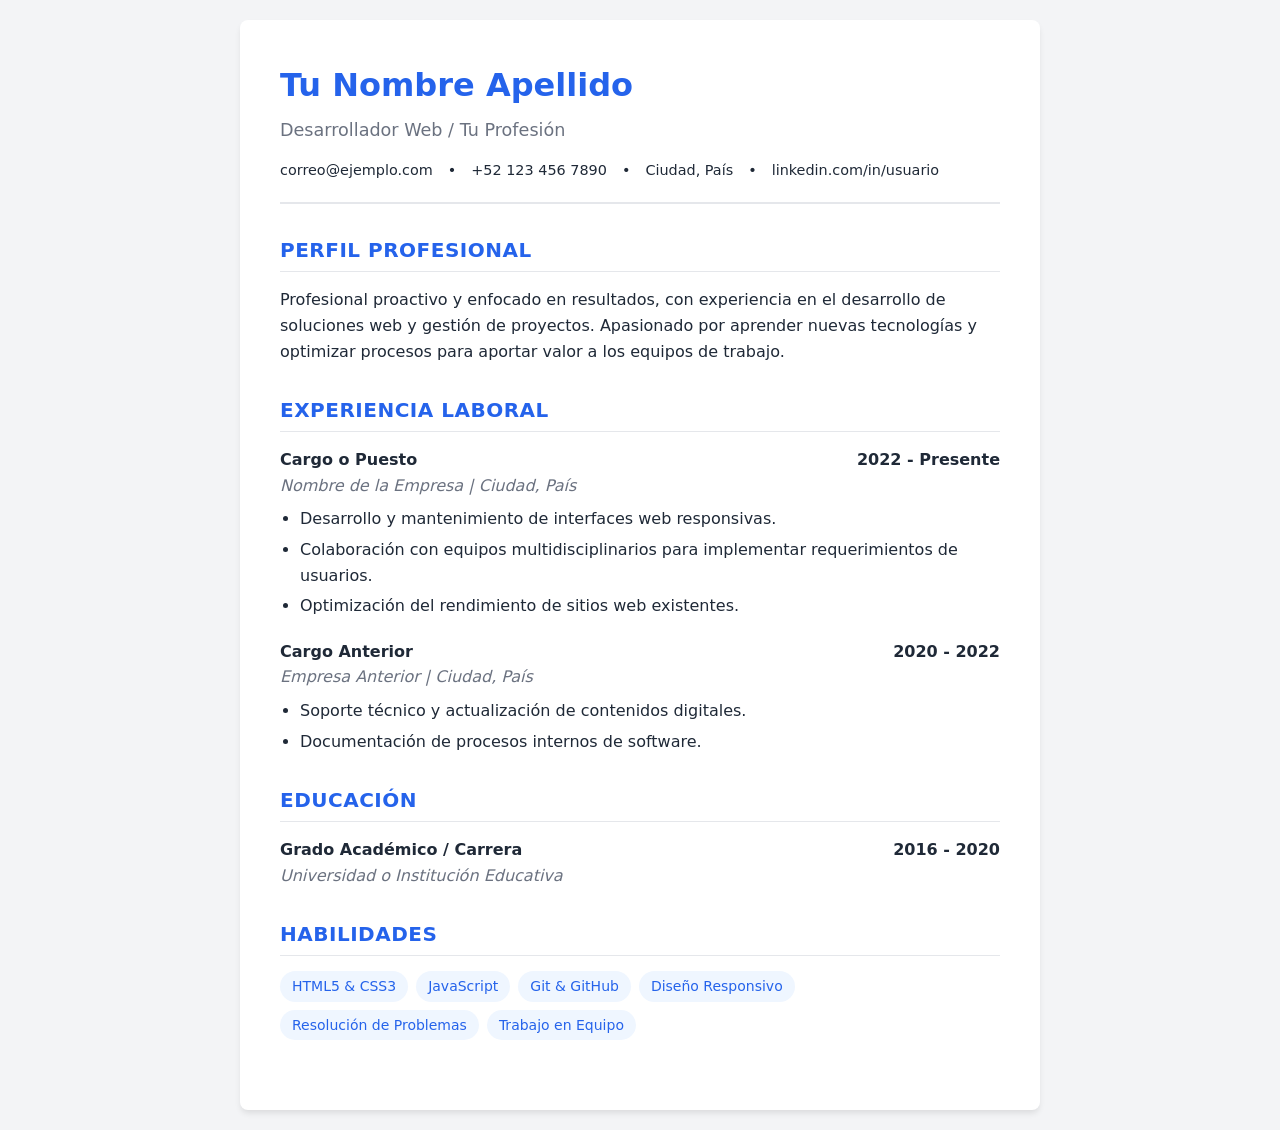
<file: index.html>
<!DOCTYPE html>
<html lang="es">
<head>
    <meta charset="UTF-8">
    <meta name="viewport" content="width=device-width, initial-scale=1.0">
    <title>Curriculum Vitae</title>
    <link rel="stylesheet" href="./style.css">
</head>
<body>

    <div class="cv-container">
        <!-- Encabezado / Datos Personales -->
        <header>
            <h1>Tu Nombre Apellido</h1>
            <div class="subtitle">Desarrollador Web / Tu Profesión</div>
            <div class="contact-info">
                <span>correo@ejemplo.com</span>
                <span>•</span>
                <span>+52 123 456 7890</span>
                <span>•</span>
                <span>Ciudad, País</span>
                <span>•</span>
                <span>linkedin.com/in/usuario</span>
            </div>
        </header>

        <!-- Perfil Profesional -->
        <section>
            <h2>Perfil Profesional</h2>
            <p>Profesional proactivo y enfocado en resultados, con experiencia en el desarrollo de soluciones web y gestión de proyectos. Apasionado por aprender nuevas tecnologías y optimizar procesos para aportar valor a los equipos de trabajo.</p>
        </section>

        <!-- Experiencia Laboral -->
        <section>
            <h2>Experiencia Laboral</h2>
            
            <div class="item">
                <div class="item-header">
                    <span>Cargo o Puesto</span>
                    <span>2022 - Presente</span>
                </div>
                <div class="item-subheader">Nombre de la Empresa | Ciudad, País</div>
                <ul class="description">
                    <li>Desarrollo y mantenimiento de interfaces web responsivas.</li>
                    <li>Colaboración con equipos multidisciplinarios para implementar requerimientos de usuarios.</li>
                    <li>Optimización del rendimiento de sitios web existentes.</li>
                </ul>
            </div>

            <div class="item">
                <div class="item-header">
                    <span>Cargo Anterior</span>
                    <span>2020 - 2022</span>
                </div>
                <div class="item-subheader">Empresa Anterior | Ciudad, País</div>
                <ul class="description">
                    <li>Soporte técnico y actualización de contenidos digitales.</li>
                    <li>Documentación de procesos internos de software.</li>
                </ul>
            </div>
        </section>

        <!-- Educación -->
        <section>
            <h2>Educación</h2>
            <div class="item">
                <div class="item-header">
                    <span>Grado Académico / Carrera</span>
                    <span>2016 - 2020</span>
                </div>
                <div class="item-subheader">Universidad o Institución Educativa</div>
            </div>
        </section>

        <!-- Habilidades -->
        <section>
            <h2>Habilidades</h2>
            <ul class="skills-list">
                <li>HTML5 & CSS3</li>
                <li>JavaScript</li>
                <li>Git & GitHub</li>
                <li>Diseño Responsivo</li>
                <li>Resolución de Problemas</li>
                <li>Trabajo en Equipo</li>
            </ul>
        </section>
    </div>

</body>
</html>
</file>
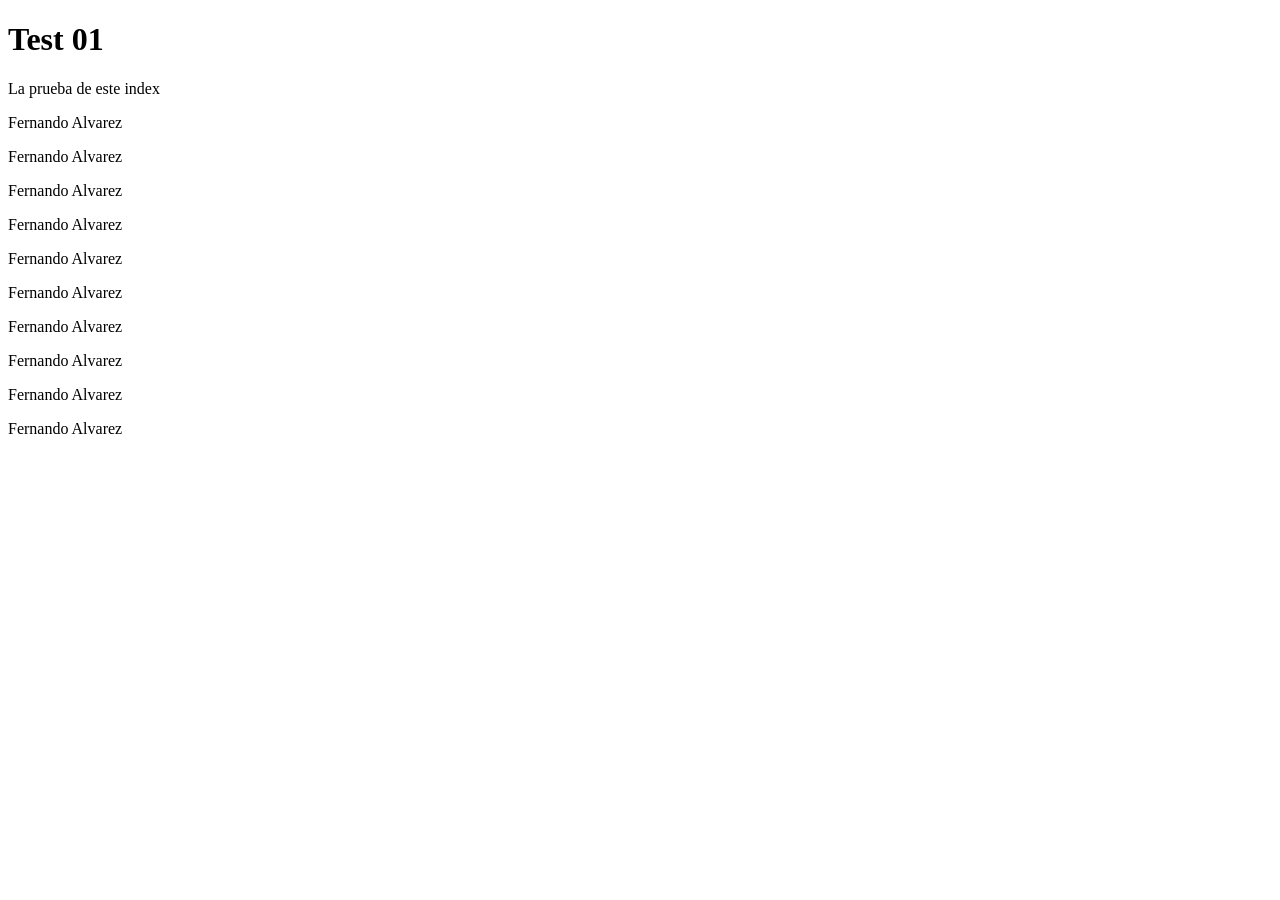
<file: testo01/index.html>
<!DOCTYPE html>
<html lang="en">
<head>
    <meta charset="UTF-8">
    <meta name="viewport" content="width=device-width, initial-scale=1.0">
    <title>Test 01</title>
</head>
<body>
    <h1>Test 01</h1>
    <p>La prueba de este index</p>
    <!--P*10-->
    <p>Fernando Alvarez</p>
    <p>Fernando Alvarez</p>
    <p>Fernando Alvarez</p>
    <p>Fernando Alvarez</p>
    <p>Fernando Alvarez</p>
    <p>Fernando Alvarez</p>
    <p>Fernando Alvarez</p>
    <p>Fernando Alvarez</p>
    <p>Fernando Alvarez</p>
    <p>Fernando Alvarez</p>
    <!--CTRL + LShift + up/down-->
</body>
</html>
</file>
<file: style.css>
:root {
            --primary-color: #2563eb;
            --text-color: #1f2937;
            --bg-color: #f3f4f6;
            --card-bg: #ffffff;
            --border-color: #e5e7eb;
        }

        * {
            box-sizing: border-box;
            margin: 0;
            padding: 0;
        }

        body {
            font-family: system-ui, -apple-system, BlinkMacSystemFont, 'Segoe UI', Roboto, Oxygen, Ubuntu, Cantarell, sans-serif;
            background-color: var(--bg-color);
            color: var(--text-color);
            line-height: 1.6;
            padding: 20px;
        }

        .cv-container {
            max-width: 800px;
            margin: 0 auto;
            background: var(--card-bg);
            padding: 40px;
            border-radius: 8px;
            box-shadow: 0 4px 6px -1px rgba(0, 0, 0, 0.1);
        }

        header {
            border-bottom: 2px solid var(--border-color);
            padding-bottom: 20px;
            margin-bottom: 30px;
        }

        h1 {
            color: var(--primary-color);
            font-size: 2rem;
            margin-bottom: 5px;
        }

        .subtitle {
            font-size: 1.1rem;
            color: #6b7280;
            margin-bottom: 15px;
        }

        .contact-info {
            display: flex;
            flex-wrap: wrap;
            gap: 15px;
            font-size: 0.9rem;
        }

        .contact-info span {
            display: flex;
            align-items: center;
        }

        section {
            margin-bottom: 30px;
        }

        h2 {
            font-size: 1.25rem;
            color: var(--primary-color);
            border-bottom: 1px solid var(--border-color);
            padding-bottom: 5px;
            margin-bottom: 15px;
            text-transform: uppercase;
            letter-spacing: 0.5px;
        }

        .item {
            margin-bottom: 20px;
        }

        .item-header {
            display: flex;
            justify-content: space-between;
            font-weight: bold;
        }

        .item-subheader {
            color: #6b7280;
            font-style: italic;
            margin-bottom: 8px;
        }

        .skills-list {
            display: flex;
            flex-wrap: wrap;
            gap: 8px;
            list-style: none;
        }

        .skills-list li {
            background-color: #eff6ff;
            color: var(--primary-color);
            padding: 4px 12px;
            border-radius: 16px;
            font-size: 0.875rem;
            font-weight: 500;
        }

        ul.description {
            padding-left: 20px;
        }

        ul.description li {
            margin-bottom: 5px;
        }
</file>
